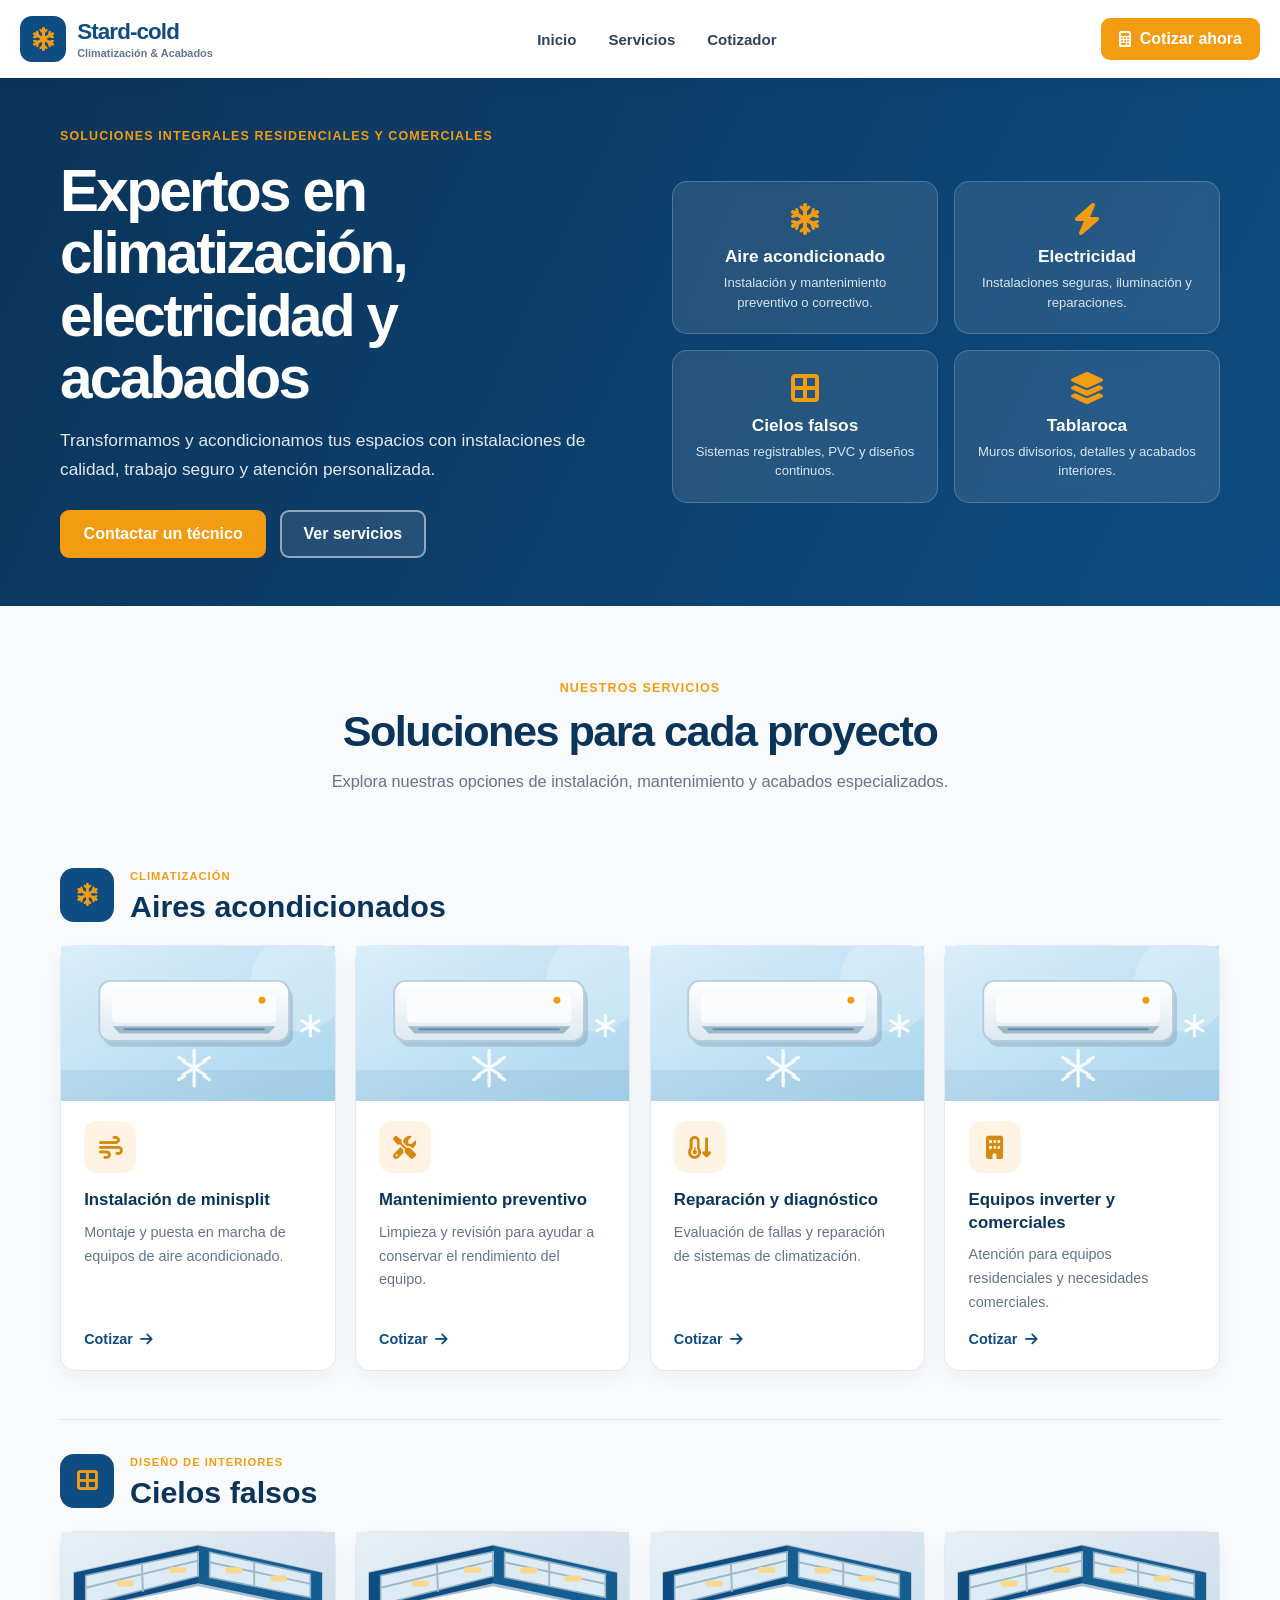
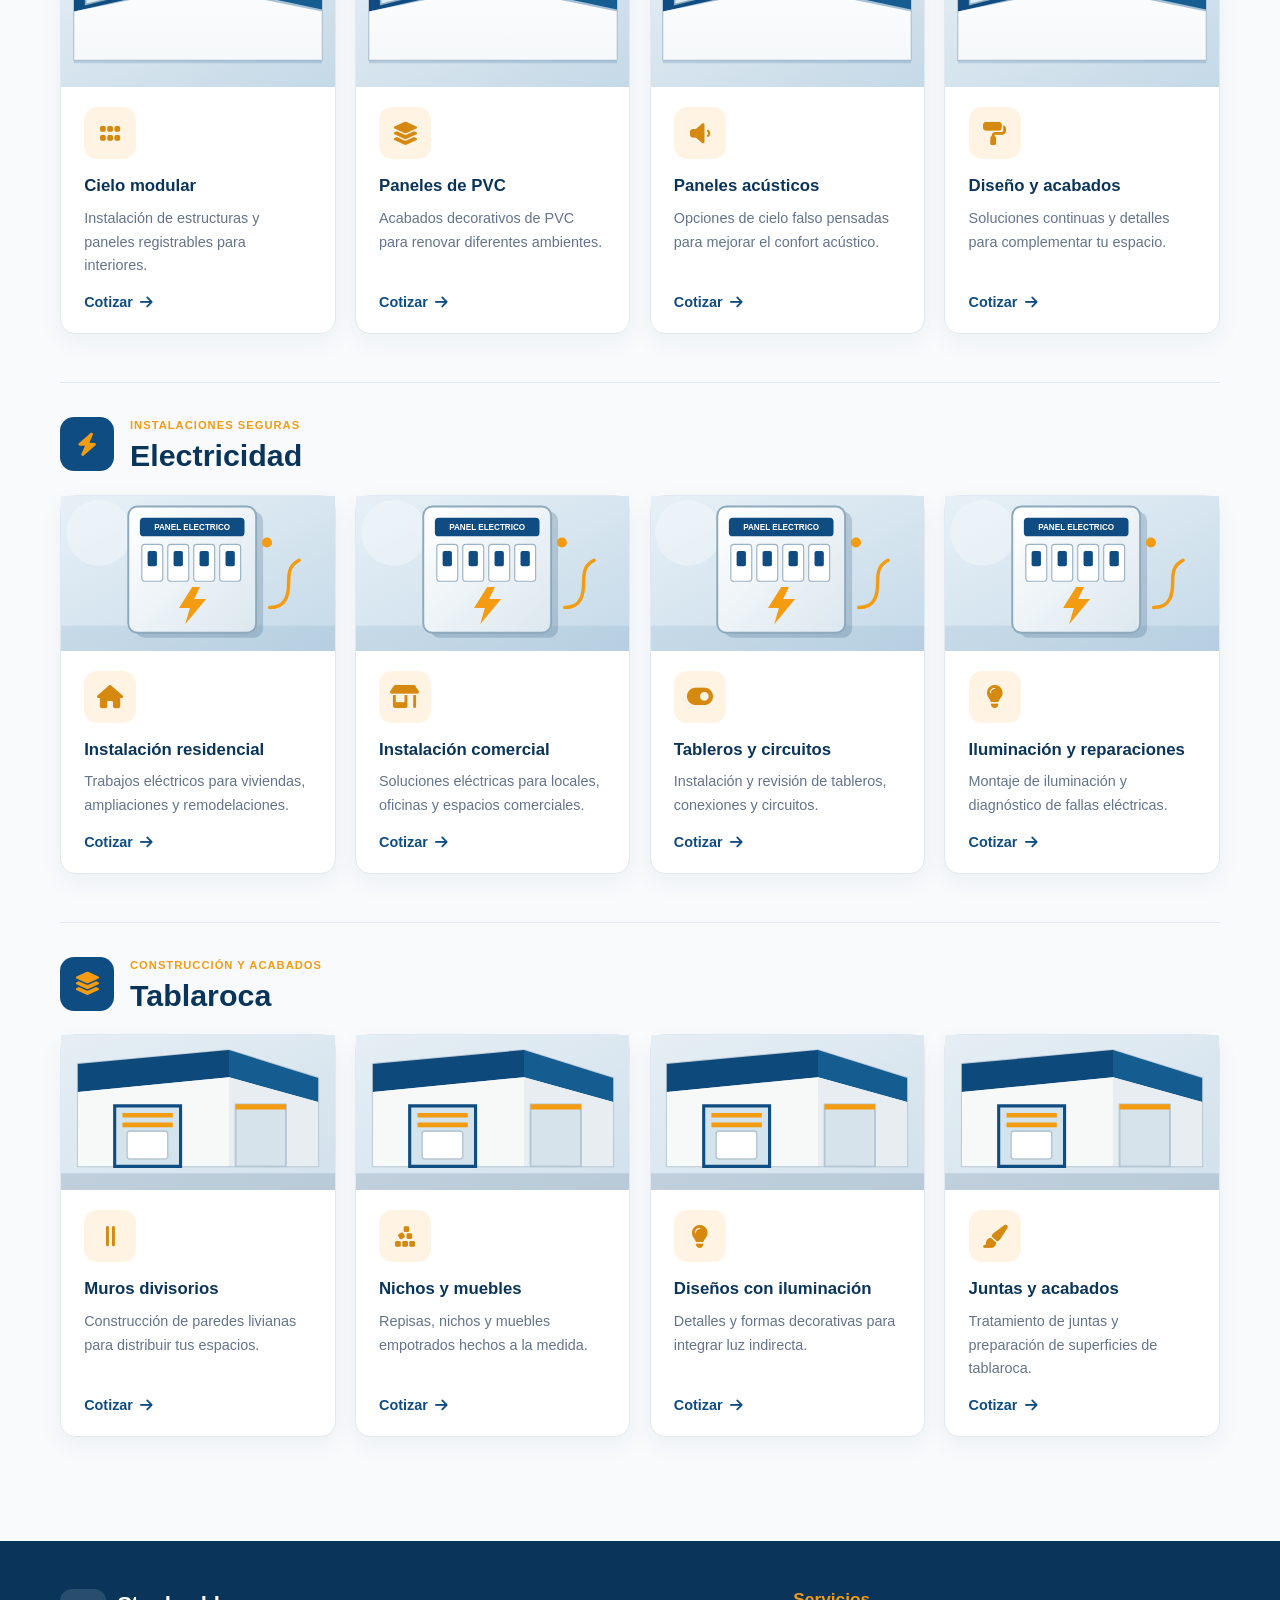
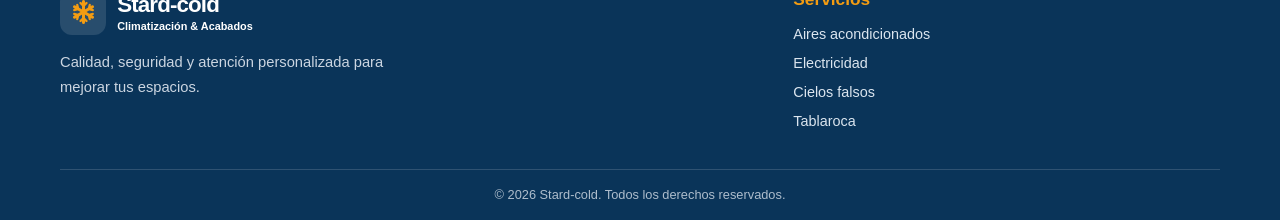
<file: index.html>
<!DOCTYPE html>
<html lang="es">
<head>
    <meta charset="UTF-8">
    <meta name="viewport" content="width=device-width, initial-scale=1.0">
    <meta name="description" content="Servicios de climatización, electricidad, cielos falsos y tablaroca en El Salvador.">
    <title>Stard-cold | Climatización y acabados</title>
    <link rel="stylesheet" href="styles.css">
    <link rel="stylesheet" href="https://cdnjs.cloudflare.com/ajax/libs/font-awesome/6.4.0/css/all.min.css">
</head>
<body>
    <header class="site-header">
        <div class="header-inner">
            <a class="brand" href="#inicio" aria-label="Stard-cold, inicio">
                <span class="brand-icon"><i class="fa-solid fa-snowflake" aria-hidden="true"></i></span>
                <span>
                    <span class="brand-name">Stard-cold</span>
                    <span class="brand-subtitle">Climatización &amp; Acabados</span>
                </span>
            </a>

            <nav class="main-nav" aria-label="Navegación principal">
                <a href="#inicio">Inicio</a>
                <a href="#servicios">Servicios</a>
                <a href="cotizar.html">Cotizador</a>
            </nav>

            <a class="button button-small" href="cotizar.html">
                <i class="fa-solid fa-calculator" aria-hidden="true"></i> Cotizar ahora
            </a>
        </div>
    </header>

    <main>
        <section class="hero" id="inicio">
            <div class="container hero-layout">
                <div class="hero-copy">
                    <span class="eyebrow">Soluciones integrales residenciales y comerciales</span>
                    <h1>Expertos en climatización, electricidad y acabados</h1>
                    <p>Transformamos y acondicionamos tus espacios con instalaciones de calidad, trabajo seguro y atención personalizada.</p>
                    <div class="hero-actions">
                        <a class="button" href="cotizar.html">Contactar un técnico</a>
                        <a class="button button-outline" href="#servicios">Ver servicios</a>
                    </div>
                </div>

                <div class="hero-services" aria-label="Servicios principales">
                    <article class="hero-service">
                        <i class="fa-solid fa-snowflake" aria-hidden="true"></i>
                        <h2>Aire acondicionado</h2>
                        <p>Instalación y mantenimiento preventivo o correctivo.</p>
                    </article>
                    <article class="hero-service">
                        <i class="fa-solid fa-bolt" aria-hidden="true"></i>
                        <h2>Electricidad</h2>
                        <p>Instalaciones seguras, iluminación y reparaciones.</p>
                    </article>
                    <article class="hero-service">
                        <i class="fa-solid fa-border-all" aria-hidden="true"></i>
                        <h2>Cielos falsos</h2>
                        <p>Sistemas registrables, PVC y diseños continuos.</p>
                    </article>
                    <article class="hero-service">
                        <i class="fa-solid fa-layer-group" aria-hidden="true"></i>
                        <h2>Tablaroca</h2>
                        <p>Muros divisorios, detalles y acabados interiores.</p>
                    </article>
                </div>
            </div>
        </section>

        <section class="section service-categories" id="servicios">
            <div class="container">
                <div class="section-heading">
                    <span class="section-kicker">Nuestros servicios</span>
                    <h2>Soluciones para cada proyecto</h2>
                    <p>Explora nuestras opciones de instalación, mantenimiento y acabados especializados.</p>
                </div>

                <section class="service-category" id="aires">
                    <div class="category-heading">
                        <span class="category-icon"><i class="fa-solid fa-snowflake" aria-hidden="true"></i></span>
                        <div>
                            <span class="section-kicker">Climatización</span>
                            <h3>Aires acondicionados</h3>
                        </div>
                    </div>
                    <div class="service-grid">
                        <article class="service-card">
                            <div class="service-card-image">
                                <img src="imagenes/aire-acondicionado.svg" alt="Ilustración de equipo minisplit de aire acondicionado">
                                <span class="image-placeholder"><i class="fa-regular fa-image" aria-hidden="true"></i> Agrega una imagen</span>
                            </div>
                            <div class="service-icon"><i class="fa-solid fa-wind" aria-hidden="true"></i></div>
                            <h4>Instalación de minisplit</h4>
                            <p>Montaje y puesta en marcha de equipos de aire acondicionado.</p>
                            <a class="card-quote-link" href="cotizar.html">Cotizar <i class="fa-solid fa-arrow-right" aria-hidden="true"></i></a>
                        </article>
                        <article class="service-card">
                            <div class="service-card-image">
                                <img src="imagenes/aire-acondicionado.svg" alt="Ilustración de equipo minisplit de aire acondicionado">
                                <span class="image-placeholder"><i class="fa-regular fa-image" aria-hidden="true"></i> Agrega una imagen</span>
                            </div>
                            <div class="service-icon"><i class="fa-solid fa-screwdriver-wrench" aria-hidden="true"></i></div>
                            <h4>Mantenimiento preventivo</h4>
                            <p>Limpieza y revisión para ayudar a conservar el rendimiento del equipo.</p>
                            <a class="card-quote-link" href="cotizar.html">Cotizar <i class="fa-solid fa-arrow-right" aria-hidden="true"></i></a>
                        </article>
                        <article class="service-card">
                            <div class="service-card-image">
                                <img src="imagenes/aire-acondicionado.svg" alt="Ilustración de equipo minisplit de aire acondicionado">
                                <span class="image-placeholder"><i class="fa-regular fa-image" aria-hidden="true"></i> Agrega una imagen</span>
                            </div>
                            <div class="service-icon"><i class="fa-solid fa-temperature-arrow-down" aria-hidden="true"></i></div>
                            <h4>Reparación y diagnóstico</h4>
                            <p>Evaluación de fallas y reparación de sistemas de climatización.</p>
                            <a class="card-quote-link" href="cotizar.html">Cotizar <i class="fa-solid fa-arrow-right" aria-hidden="true"></i></a>
                        </article>
                        <article class="service-card">
                            <div class="service-card-image">
                                <img src="imagenes/aire-acondicionado.svg" alt="Ilustración de equipo minisplit de aire acondicionado">
                                <span class="image-placeholder"><i class="fa-regular fa-image" aria-hidden="true"></i> Agrega una imagen</span>
                            </div>
                            <div class="service-icon"><i class="fa-solid fa-building" aria-hidden="true"></i></div>
                            <h4>Equipos inverter y comerciales</h4>
                            <p>Atención para equipos residenciales y necesidades comerciales.</p>
                            <a class="card-quote-link" href="cotizar.html">Cotizar <i class="fa-solid fa-arrow-right" aria-hidden="true"></i></a>
                        </article>
                    </div>
                </section>

                <section class="service-category" id="cielos">
                    <div class="category-heading">
                        <span class="category-icon"><i class="fa-solid fa-border-all" aria-hidden="true"></i></span>
                        <div>
                            <span class="section-kicker">Diseño de interiores</span>
                            <h3>Cielos falsos</h3>
                        </div>
                    </div>
                    <div class="service-grid">
                        <article class="service-card">
                            <div class="service-card-image">
                                <img src="imagenes/cielo-falso.svg" alt="Ilustración de un cielo falso modular">
                                <span class="image-placeholder"><i class="fa-regular fa-image" aria-hidden="true"></i> Agrega una imagen</span>
                            </div>
                            <div class="service-icon"><i class="fa-solid fa-grip" aria-hidden="true"></i></div>
                            <h4>Cielo modular</h4>
                            <p>Instalación de estructuras y paneles registrables para interiores.</p>
                            <a class="card-quote-link" href="cotizar.html">Cotizar <i class="fa-solid fa-arrow-right" aria-hidden="true"></i></a>
                        </article>
                        <article class="service-card">
                            <div class="service-card-image">
                                <img src="imagenes/cielo-falso.svg" alt="Ilustración de un cielo falso modular">
                                <span class="image-placeholder"><i class="fa-regular fa-image" aria-hidden="true"></i> Agrega una imagen</span>
                            </div>
                            <div class="service-icon"><i class="fa-solid fa-layer-group" aria-hidden="true"></i></div>
                            <h4>Paneles de PVC</h4>
                            <p>Acabados decorativos de PVC para renovar diferentes ambientes.</p>
                            <a class="card-quote-link" href="cotizar.html">Cotizar <i class="fa-solid fa-arrow-right" aria-hidden="true"></i></a>
                        </article>
                        <article class="service-card">
                            <div class="service-card-image">
                                <img src="imagenes/cielo-falso.svg" alt="Ilustración de un cielo falso modular">
                                <span class="image-placeholder"><i class="fa-regular fa-image" aria-hidden="true"></i> Agrega una imagen</span>
                            </div>
                            <div class="service-icon"><i class="fa-solid fa-volume-low" aria-hidden="true"></i></div>
                            <h4>Paneles acústicos</h4>
                            <p>Opciones de cielo falso pensadas para mejorar el confort acústico.</p>
                            <a class="card-quote-link" href="cotizar.html">Cotizar <i class="fa-solid fa-arrow-right" aria-hidden="true"></i></a>
                        </article>
                        <article class="service-card">
                            <div class="service-card-image">
                                <img src="imagenes/cielo-falso.svg" alt="Ilustración de un cielo falso modular">
                                <span class="image-placeholder"><i class="fa-regular fa-image" aria-hidden="true"></i> Agrega una imagen</span>
                            </div>
                            <div class="service-icon"><i class="fa-solid fa-paint-roller" aria-hidden="true"></i></div>
                            <h4>Diseño y acabados</h4>
                            <p>Soluciones continuas y detalles para complementar tu espacio.</p>
                            <a class="card-quote-link" href="cotizar.html">Cotizar <i class="fa-solid fa-arrow-right" aria-hidden="true"></i></a>
                        </article>
                    </div>
                </section>

                <section class="service-category" id="electricidad">
                    <div class="category-heading">
                        <span class="category-icon"><i class="fa-solid fa-bolt" aria-hidden="true"></i></span>
                        <div>
                            <span class="section-kicker">Instalaciones seguras</span>
                            <h3>Electricidad</h3>
                        </div>
                    </div>
                    <div class="service-grid">
                        <article class="service-card">
                            <div class="service-card-image">
                                <img src="imagenes/electricidad.svg" alt="Ilustración de un tablero eléctrico">
                                <span class="image-placeholder"><i class="fa-regular fa-image" aria-hidden="true"></i> Agrega una imagen</span>
                            </div>
                            <div class="service-icon"><i class="fa-solid fa-house" aria-hidden="true"></i></div>
                            <h4>Instalación residencial</h4>
                            <p>Trabajos eléctricos para viviendas, ampliaciones y remodelaciones.</p>
                            <a class="card-quote-link" href="cotizar.html">Cotizar <i class="fa-solid fa-arrow-right" aria-hidden="true"></i></a>
                        </article>
                        <article class="service-card">
                            <div class="service-card-image">
                                <img src="imagenes/electricidad.svg" alt="Ilustración de un tablero eléctrico">
                                <span class="image-placeholder"><i class="fa-regular fa-image" aria-hidden="true"></i> Agrega una imagen</span>
                            </div>
                            <div class="service-icon"><i class="fa-solid fa-shop" aria-hidden="true"></i></div>
                            <h4>Instalación comercial</h4>
                            <p>Soluciones eléctricas para locales, oficinas y espacios comerciales.</p>
                            <a class="card-quote-link" href="cotizar.html">Cotizar <i class="fa-solid fa-arrow-right" aria-hidden="true"></i></a>
                        </article>
                        <article class="service-card">
                            <div class="service-card-image">
                                <img src="imagenes/electricidad.svg" alt="Ilustración de un tablero eléctrico">
                                <span class="image-placeholder"><i class="fa-regular fa-image" aria-hidden="true"></i> Agrega una imagen</span>
                            </div>
                            <div class="service-icon"><i class="fa-solid fa-toggle-on" aria-hidden="true"></i></div>
                            <h4>Tableros y circuitos</h4>
                            <p>Instalación y revisión de tableros, conexiones y circuitos.</p>
                            <a class="card-quote-link" href="cotizar.html">Cotizar <i class="fa-solid fa-arrow-right" aria-hidden="true"></i></a>
                        </article>
                        <article class="service-card">
                            <div class="service-card-image">
                                <img src="imagenes/electricidad.svg" alt="Ilustración de un tablero eléctrico">
                                <span class="image-placeholder"><i class="fa-regular fa-image" aria-hidden="true"></i> Agrega una imagen</span>
                            </div>
                            <div class="service-icon"><i class="fa-solid fa-lightbulb" aria-hidden="true"></i></div>
                            <h4>Iluminación y reparaciones</h4>
                            <p>Montaje de iluminación y diagnóstico de fallas eléctricas.</p>
                            <a class="card-quote-link" href="cotizar.html">Cotizar <i class="fa-solid fa-arrow-right" aria-hidden="true"></i></a>
                        </article>
                    </div>
                </section>

                <section class="service-category" id="tablaroca">
                    <div class="category-heading">
                        <span class="category-icon"><i class="fa-solid fa-layer-group" aria-hidden="true"></i></span>
                        <div>
                            <span class="section-kicker">Construcción y acabados</span>
                            <h3>Tablaroca</h3>
                        </div>
                    </div>
                    <div class="service-grid">
                        <article class="service-card">
                            <div class="service-card-image">
                                <img src="imagenes/tablaroca.svg" alt="Ilustración de un espacio acabado con tablaroca">
                                <span class="image-placeholder"><i class="fa-regular fa-image" aria-hidden="true"></i> Agrega una imagen</span>
                            </div>
                            <div class="service-icon"><i class="fa-solid fa-grip-lines-vertical" aria-hidden="true"></i></div>
                            <h4>Muros divisorios</h4>
                            <p>Construcción de paredes livianas para distribuir tus espacios.</p>
                            <a class="card-quote-link" href="cotizar.html">Cotizar <i class="fa-solid fa-arrow-right" aria-hidden="true"></i></a>
                        </article>
                        <article class="service-card">
                            <div class="service-card-image">
                                <img src="imagenes/tablaroca.svg" alt="Ilustración de un espacio acabado con tablaroca">
                                <span class="image-placeholder"><i class="fa-regular fa-image" aria-hidden="true"></i> Agrega una imagen</span>
                            </div>
                            <div class="service-icon"><i class="fa-solid fa-cubes-stacked" aria-hidden="true"></i></div>
                            <h4>Nichos y muebles</h4>
                            <p>Repisas, nichos y muebles empotrados hechos a la medida.</p>
                            <a class="card-quote-link" href="cotizar.html">Cotizar <i class="fa-solid fa-arrow-right" aria-hidden="true"></i></a>
                        </article>
                        <article class="service-card">
                            <div class="service-card-image">
                                <img src="imagenes/tablaroca.svg" alt="Ilustración de un espacio acabado con tablaroca">
                                <span class="image-placeholder"><i class="fa-regular fa-image" aria-hidden="true"></i> Agrega una imagen</span>
                            </div>
                            <div class="service-icon"><i class="fa-solid fa-lightbulb" aria-hidden="true"></i></div>
                            <h4>Diseños con iluminación</h4>
                            <p>Detalles y formas decorativas para integrar luz indirecta.</p>
                            <a class="card-quote-link" href="cotizar.html">Cotizar <i class="fa-solid fa-arrow-right" aria-hidden="true"></i></a>
                        </article>
                        <article class="service-card">
                            <div class="service-card-image">
                                <img src="imagenes/tablaroca.svg" alt="Ilustración de un espacio acabado con tablaroca">
                                <span class="image-placeholder"><i class="fa-regular fa-image" aria-hidden="true"></i> Agrega una imagen</span>
                            </div>
                            <div class="service-icon"><i class="fa-solid fa-paintbrush" aria-hidden="true"></i></div>
                            <h4>Juntas y acabados</h4>
                            <p>Tratamiento de juntas y preparación de superficies de tablaroca.</p>
                            <a class="card-quote-link" href="cotizar.html">Cotizar <i class="fa-solid fa-arrow-right" aria-hidden="true"></i></a>
                        </article>
                    </div>
                </section>
            </div>
        </section>

    </main>

    <footer class="site-footer">
        <div class="container footer-grid">
            <div>
                <a class="brand footer-brand" href="#inicio">
                    <span class="brand-icon"><i class="fa-solid fa-snowflake" aria-hidden="true"></i></span>
                    <span>
                        <span class="brand-name">Stard-cold</span>
                        <span class="brand-subtitle">Climatización &amp; Acabados</span>
                    </span>
                </a>
                <p>Calidad, seguridad y atención personalizada para mejorar tus espacios.</p>
            </div>
            <div>
                <h2>Servicios</h2>
                <ul class="footer-services">
                    <li><a href="#aires">Aires acondicionados</a></li>
                    <li><a href="#electricidad">Electricidad</a></li>
                    <li><a href="#cielos">Cielos falsos</a></li>
                    <li><a href="#tablaroca">Tablaroca</a></li>
                </ul>
            </div>
        </div>
        <div class="container footer-bottom">&copy; 2026 Stard-cold. Todos los derechos reservados.</div>
    </footer>

    <script>
        document.querySelectorAll('.service-card-image img').forEach((image) => {
            const imageContainer = image.parentElement;
            image.addEventListener('error', () => imageContainer.classList.add('image-missing'));
        });
    </script>
</body>
</html>
</file>
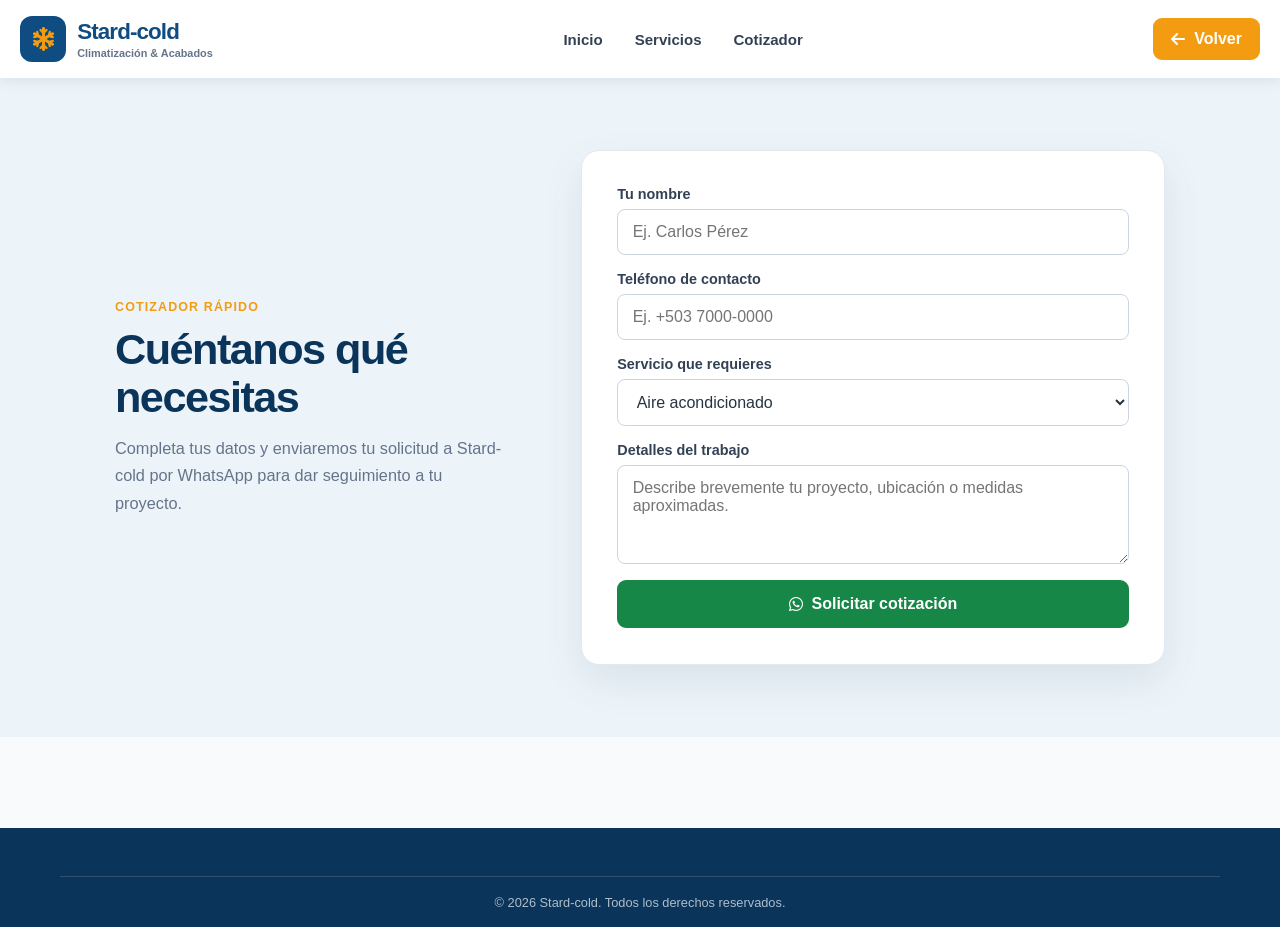
<file: cotizar.html>
<!DOCTYPE html>
<html lang="es">
<head>
    <meta charset="UTF-8">
    <meta name="viewport" content="width=device-width, initial-scale=1.0">
    <meta name="description" content="Solicita una cotización de servicios a Stard-cold por WhatsApp.">
    <title>Cotizar | Stard-cold</title>
    <link rel="stylesheet" href="styles.css">
    <link rel="stylesheet" href="https://cdnjs.cloudflare.com/ajax/libs/font-awesome/6.4.0/css/all.min.css">
</head>
<body>
    <header class="site-header">
        <div class="header-inner">
            <a class="brand" href="index.html" aria-label="Stard-cold, volver al inicio">
                <span class="brand-icon"><i class="fa-solid fa-snowflake" aria-hidden="true"></i></span>
                <span>
                    <span class="brand-name">Stard-cold</span>
                    <span class="brand-subtitle">Climatización &amp; Acabados</span>
                </span>
            </a>

            <nav class="main-nav" aria-label="Navegación principal">
                <a href="index.html">Inicio</a>
                <a href="index.html#servicios">Servicios</a>
                <a href="cotizar.html" aria-current="page">Cotizador</a>
            </nav>

            <a class="button button-small" href="index.html#servicios">
                <i class="fa-solid fa-arrow-left" aria-hidden="true"></i> Volver
            </a>
        </div>
    </header>

    <main class="quote-page">
        <section class="section quote-section">
            <div class="container quote-layout">
                <div class="quote-copy">
                    <span class="section-kicker">Cotizador rápido</span>
                    <h1>Cuéntanos qué necesitas</h1>
                    <p>Completa tus datos y enviaremos tu solicitud a Stard-cold por WhatsApp para dar seguimiento a tu proyecto.</p>
                </div>

                <form class="quote-form" id="quote-form">
                    <div class="form-field">
                        <label for="client-name">Tu nombre</label>
                        <input id="client-name" name="name" type="text" placeholder="Ej. Carlos Pérez" autocomplete="name" required>
                    </div>
                    <div class="form-field">
                        <label for="client-phone">Teléfono de contacto</label>
                        <input id="client-phone" name="phone" type="tel" placeholder="Ej. +503 7000-0000" autocomplete="tel" required>
                    </div>
                    <div class="form-field">
                        <label for="service-type">Servicio que requieres</label>
                        <select id="service-type" name="service" required>
                            <option value="Aire acondicionado">Aire acondicionado</option>
                            <option value="Electricidad">Electricidad</option>
                            <option value="Cielo falso">Cielo falso</option>
                            <option value="Tablaroca">Tablaroca</option>
                        </select>
                    </div>
                    <div class="form-field">
                        <label for="project-details">Detalles del trabajo</label>
                        <textarea id="project-details" name="details" rows="4" placeholder="Describe brevemente tu proyecto, ubicación o medidas aproximadas."></textarea>
                    </div>
                    <button class="button submit-button" type="submit">
                        <i class="fa-brands fa-whatsapp" aria-hidden="true"></i> Solicitar cotización
                    </button>
                </form>
            </div>
        </section>
    </main>

    <footer class="site-footer">
        <div class="container footer-bottom">&copy; 2026 Stard-cold. Todos los derechos reservados.</div>
    </footer>

    <script>
        document.getElementById('quote-form').addEventListener('submit', (event) => {
            event.preventDefault();

            const formData = new FormData(event.currentTarget);
            const name = formData.get('name').trim();
            const phone = formData.get('phone').trim();
            const service = formData.get('service');
            const details = formData.get('details').trim() || 'Sin detalles adicionales';
            const message = [
                'Hola Stard-cold, quisiera solicitar una cotización.',
                '',
                `Nombre: ${name}`,
                `Teléfono: ${phone}`,
                `Servicio: ${service}`,
                `Detalles: ${details}`
            ].join('\n');

            const whatsappUrl = new URL('https://wa.me/qr/M72R7VWAOTO6J1');
            whatsappUrl.searchParams.set('text', message);
            window.open(whatsappUrl, '_blank', 'noopener,noreferrer');
        });
    </script>
</body>
</html>
</file>
<file: styles.css>
:root {
    --brand-blue: #0f4c81;
    --brand-blue-dark: #0a3459;
    --brand-orange: #f39c12;
    --brand-orange-dark: #d68910;
    --text: #263442;
    --muted: #64748b;
    --background: #f8fafc;
    --surface: #fff;
    --border: #e2e8f0;
    font-family: Arial, Helvetica, sans-serif;
    color: var(--text);
    background: var(--background);
    font-synthesis: none;
    text-rendering: optimizeLegibility;
    -webkit-font-smoothing: antialiased;
    -moz-osx-font-smoothing: grayscale;
}

* {
    box-sizing: border-box;
}

html {
    scroll-behavior: smooth;
    scroll-padding-top: 90px;
}

body {
    min-width: 320px;
    min-height: 100vh;
    margin: 0;
    background: var(--background);
}

.quote-page {
    min-height: calc(100vh - 150px);
    display: flex;
    flex-direction: column;
}

.quote-page main {
    flex: 1;
    display: flex;
}

.quote-page .quote-section {
    width: 100%;
    display: flex;
    align-items: center;
}

.quote-page .quote-layout {
    width: min(100% - 2rem, 1050px);
    grid-template-columns: 0.8fr 1.2fr;
}

.quote-page .quote-copy h1 {
    margin: 0.65rem 0 0.8rem;
    color: var(--brand-blue-dark);
    font-size: clamp(2rem, 4vw, 2.7rem);
    line-height: 1.12;
    letter-spacing: -0.035em;
}

.quote-page .site-footer {
    padding-block: 0;
}

.quote-page .footer-bottom {
    border-top: 0;
}

a {
    color: inherit;
}

.container {
    width: min(100% - 2rem, 1160px);
    margin-inline: auto;
}

.site-header {
    position: sticky;
    top: 0;
    z-index: 10;
    background: var(--surface);
    box-shadow: 0 2px 14px rgb(10 52 89 / 10%);
}

.header-inner {
    width: min(100% - 2rem, 1240px);
    min-height: 78px;
    margin-inline: auto;
    display: flex;
    align-items: center;
    justify-content: space-between;
    gap: 1.5rem;
}

.brand {
    display: inline-flex;
    align-items: center;
    flex: 0 0 auto;
    gap: 0.7rem;
    color: var(--brand-blue);
    text-decoration: none;
}

.brand-icon {
    width: 46px;
    height: 46px;
    display: grid;
    place-items: center;
    border-radius: 12px;
    background: var(--brand-blue);
    color: var(--brand-orange);
    font-size: 1.5rem;
}

.brand-name {
    display: block;
    font-size: 1.4rem;
    font-weight: 900;
    letter-spacing: -0.04em;
}

.brand-subtitle {
    display: block;
    margin-top: 0.1rem;
    color: var(--muted);
    font-size: 0.68rem;
    font-weight: 600;
}

.main-nav {
    display: flex;
    align-items: center;
    gap: clamp(1rem, 2.5vw, 2rem);
}

.main-nav a {
    color: #334155;
    font-size: 0.94rem;
    font-weight: 700;
    text-decoration: none;
    transition: color 160ms ease;
}

.main-nav a:hover {
    color: var(--brand-orange-dark);
}

.button {
    min-height: 48px;
    display: inline-flex;
    align-items: center;
    justify-content: center;
    gap: 0.55rem;
    padding: 0.8rem 1.35rem;
    border: 2px solid var(--brand-orange);
    border-radius: 9px;
    background: var(--brand-orange);
    color: #fff;
    font: inherit;
    font-weight: 800;
    text-align: center;
    text-decoration: none;
    cursor: pointer;
    transition: background-color 160ms ease, border-color 160ms ease, transform 160ms ease;
}

.button:hover {
    transform: translateY(-2px);
    border-color: var(--brand-orange-dark);
    background: var(--brand-orange-dark);
}

.button-small {
    min-height: 42px;
    padding: 0.6rem 1rem;
    white-space: nowrap;
}

.hero {
    min-height: 440px;
    display: flex;
    align-items: center;
    padding-block: 3rem;
    background: linear-gradient(115deg, var(--brand-blue-dark), var(--brand-blue));
    color: #fff;
}

.hero-layout {
    display: grid;
    grid-template-columns: 1fr 1fr;
    align-items: center;
    gap: clamp(2rem, 5vw, 4.5rem);
}

.hero-copy h1 {
    max-width: 590px;
    margin: 1rem 0;
    font-size: clamp(2.4rem, 5vw, 3.65rem);
    line-height: 1.07;
    letter-spacing: -0.045em;
}

.hero-copy > p {
    max-width: 580px;
    margin: 0;
    color: #e2e8f0;
    font-size: 1.08rem;
    line-height: 1.7;
}

.eyebrow,
.section-kicker {
    color: var(--brand-orange);
    font-size: 0.78rem;
    font-weight: 800;
    letter-spacing: 0.09em;
    text-transform: uppercase;
}

.hero-actions {
    display: flex;
    flex-wrap: wrap;
    gap: 0.85rem;
    margin-top: 1.6rem;
}

.button-outline {
    border-color: rgb(255 255 255 / 50%);
    background: rgb(255 255 255 / 10%);
}

.button-outline:hover {
    border-color: white;
    background: rgb(255 255 255 / 20%);
}

.hero-services {
    display: grid;
    grid-template-columns: repeat(2, minmax(0, 1fr));
    gap: 1rem;
}

.hero-service {
    min-height: 150px;
    padding: 1.3rem;
    border: 1px solid rgb(255 255 255 / 20%);
    border-radius: 15px;
    background: rgb(255 255 255 / 10%);
    text-align: center;
    backdrop-filter: blur(5px);
}

.hero-service > i {
    color: var(--brand-orange);
    font-size: 2rem;
}

.hero-service h2 {
    margin: 0.7rem 0 0.35rem;
    font-size: 1.08rem;
}

.hero-service p {
    margin: 0;
    color: #dbe5ef;
    font-size: 0.82rem;
    line-height: 1.5;
}

.section {
    padding-block: 4.5rem;
}

.section-heading {
    max-width: 720px;
    margin: 0 auto 2.4rem;
    text-align: center;
}

.section-heading h2,
.quote-copy h2 {
    margin: 0.65rem 0 0.8rem;
    color: var(--brand-blue-dark);
    font-size: clamp(2rem, 4vw, 2.7rem);
    line-height: 1.12;
    letter-spacing: -0.035em;
}

.section-heading p,
.quote-copy > p {
    margin: 0;
    color: var(--muted);
    font-size: 1.02rem;
    line-height: 1.7;
}

.service-category {
    padding-block: 2rem;
}

.service-category + .service-category {
    margin-top: 1rem;
    border-top: 1px solid var(--border);
}

.category-heading {
    display: flex;
    align-items: center;
    gap: 1rem;
    margin-bottom: 1.35rem;
}

.category-heading .section-kicker {
    font-size: 0.7rem;
}

.category-heading h3 {
    margin: 0.3rem 0 0;
    color: var(--brand-blue-dark);
    font-size: clamp(1.45rem, 3vw, 1.9rem);
}

.category-icon {
    width: 54px;
    height: 54px;
    display: grid;
    flex: 0 0 auto;
    place-items: center;
    border-radius: 14px;
    background: var(--brand-blue);
    color: var(--brand-orange);
    font-size: 1.45rem;
}

.service-grid {
    display: grid;
    grid-template-columns: repeat(4, minmax(0, 1fr));
    gap: 1.2rem;
}

.service-card {
    min-width: 0;
    display: flex;
    flex-direction: column;
    padding: 1.45rem;
    border: 1px solid var(--border);
    border-radius: 15px;
    background: var(--surface);
    box-shadow: 0 8px 24px rgb(10 52 89 / 5%);
    transition: transform 180ms ease, box-shadow 180ms ease;
}

.service-card-image {
    height: 155px;
    position: relative;
    display: grid;
    place-items: center;
    overflow: hidden;
    margin: -1.45rem -1.45rem 1.25rem;
    background: linear-gradient(135deg, #eaf1f7, #f7f9fb);
    color: var(--brand-blue);
}

.service-card-image img {
    width: 100%;
    height: 100%;
    display: block;
    object-fit: cover;
    transition: transform 220ms ease;
}

.service-card:hover .service-card-image img {
    transform: scale(1.04);
}

.service-card-image.image-missing img {
    display: none;
}

.image-placeholder {
    display: none;
    flex-direction: column;
    align-items: center;
    gap: 0.45rem;
    color: #647b91;
    font-size: 0.82rem;
    font-weight: 700;
}

.image-placeholder i {
    color: var(--brand-blue);
    font-size: 1.7rem;
}

.service-card-image.image-missing .image-placeholder {
    display: flex;
}

.service-card:hover {
    transform: translateY(-4px);
    box-shadow: 0 14px 28px rgb(10 52 89 / 12%);
}

.service-icon {
    width: 52px;
    height: 52px;
    display: grid;
    place-items: center;
    border-radius: 13px;
    background: #fff4e3;
    color: var(--brand-orange-dark);
    font-size: 1.45rem;
}

.service-card h3 {
    margin: 1rem 0 0.65rem;
    color: var(--brand-blue-dark);
    font-size: 1.15rem;
}

.service-card h4 {
    margin: 1rem 0 0.55rem;
    color: var(--brand-blue-dark);
    font-size: 1.05rem;
    line-height: 1.35;
}

.service-card p {
    margin: 0;
    color: var(--muted);
    font-size: 0.9rem;
    line-height: 1.65;
}

.service-card ul {
    margin: 0;
    padding-left: 1.15rem;
    color: var(--muted);
    font-size: 0.9rem;
    line-height: 1.8;
}

.card-quote-link {
    display: inline-flex;
    align-items: center;
    gap: 0.45rem;
    margin-top: auto;
    padding-top: 1rem;
    color: var(--brand-blue);
    font-size: 0.9rem;
    font-weight: 800;
    text-decoration: none;
}

.card-quote-link:hover {
    color: var(--brand-orange-dark);
}

.quote-section {
    background: #edf4f9;
}

.quote-layout {
    display: grid;
    grid-template-columns: 0.85fr 1.15fr;
    align-items: center;
    gap: clamp(2rem, 6vw, 5rem);
}

.quote-copy h2 {
    margin-bottom: 1rem;
}

.quote-form {
    padding: clamp(1.3rem, 3vw, 2.2rem);
    border: 1px solid var(--border);
    border-radius: 18px;
    background: var(--surface);
    box-shadow: 0 16px 40px rgb(10 52 89 / 9%);
}

.form-field {
    display: flex;
    flex-direction: column;
    gap: 0.45rem;
    margin-bottom: 1rem;
}

.form-field label {
    color: #334155;
    font-size: 0.9rem;
    font-weight: 800;
}

.form-field input,
.form-field select,
.form-field textarea {
    width: 100%;
    padding: 0.8rem 0.9rem;
    border: 1px solid #cbd5e1;
    border-radius: 8px;
    background: #fff;
    color: var(--text);
    font: inherit;
}

.form-field textarea {
    resize: vertical;
}

.form-field input:focus,
.form-field select:focus,
.form-field textarea:focus {
    border-color: var(--brand-blue);
    outline: 3px solid rgb(15 76 129 / 12%);
}

.submit-button {
    width: 100%;
    border-color: #168747;
    background: #168747;
}

.submit-button:hover {
    border-color: #116c38;
    background: #116c38;
}

.site-footer {
    padding-top: 3rem;
    background: var(--brand-blue-dark);
    color: #dbe5ef;
}

.footer-grid {
    display: grid;
    grid-template-columns: 1.3fr 0.8fr;
    gap: 2.5rem;
    padding-bottom: 2.5rem;
}

.footer-brand {
    color: white;
}

.footer-brand .brand-icon {
    background: rgb(255 255 255 / 12%);
}

.footer-brand .brand-name,
.footer-brand .brand-subtitle {
    color: white;
}

.footer-grid > div > p {
    max-width: 370px;
    color: #cbd5e1;
    font-size: 0.92rem;
    line-height: 1.7;
}

.footer-grid h2 {
    margin: 0 0 1rem;
    color: var(--brand-orange);
    font-size: 1.08rem;
}

.footer-services {
    display: grid;
    gap: 0.8rem;
    margin: 0;
    padding: 0;
    list-style: none;
    color: #dbe5ef;
    font-size: 0.9rem;
}

.footer-services a {
    color: inherit;
    text-decoration: none;
}

.footer-services a:hover {
    color: var(--brand-orange);
}

.footer-bottom {
    padding-block: 1.1rem;
    border-top: 1px solid rgb(255 255 255 / 15%);
    color: #aebdcc;
    font-size: 0.8rem;
    text-align: center;
}

@media (max-width: 900px) {
    .hero-layout {
        grid-template-columns: 1fr;
    }

    .hero-copy {
        max-width: 700px;
    }

    .service-grid {
        grid-template-columns: repeat(2, minmax(0, 1fr));
    }

    .quote-layout {
        grid-template-columns: 1fr 1fr;
    }
}

@media (max-width: 680px) {
    html {
        scroll-padding-top: 130px;
    }

    .header-inner {
        width: min(100% - 1.25rem, 1240px);
        min-height: 68px;
        padding-block: 0.55rem;
        flex-wrap: wrap;
        gap: 0.65rem;
    }

    .brand-icon {
        width: 40px;
        height: 40px;
        font-size: 1.25rem;
    }

    .brand-name {
        font-size: 1.2rem;
    }

    .brand-subtitle {
        font-size: 0.62rem;
    }

    .header-inner > .button {
        min-height: 38px;
        padding: 0.45rem 0.7rem;
        font-size: 0.82rem;
    }

    .main-nav {
        width: 100%;
        order: 3;
        justify-content: space-between;
        gap: 0.4rem;
        padding-top: 0.55rem;
        border-top: 1px solid var(--border);
    }

    .main-nav a {
        font-size: 0.8rem;
    }

    .hero {
        min-height: unset;
        padding-block: 2rem;
    }

    .hero-service {
        min-height: 138px;
        padding: 1rem 0.75rem;
    }

    .hero-service h2 {
        font-size: 0.95rem;
    }

    .hero-service p {
        font-size: 0.75rem;
    }

    .section {
        padding-block: 3.25rem;
    }

    .service-grid,
    .quote-layout,
    .footer-grid {
        grid-template-columns: 1fr;
    }

    .quote-page .quote-section {
        padding-block: 2.5rem;
    }

    .quote-layout {
        gap: 1.7rem;
    }

    .footer-grid {
        gap: 1.6rem;
    }

    .hero-actions .button {
        flex: 1 1 100%;
    }
}

@media (prefers-reduced-motion: reduce) {
    *,
    *::before,
    *::after {
        scroll-behavior: auto !important;
        transition-duration: 0.01ms !important;
    }
}
</file>
